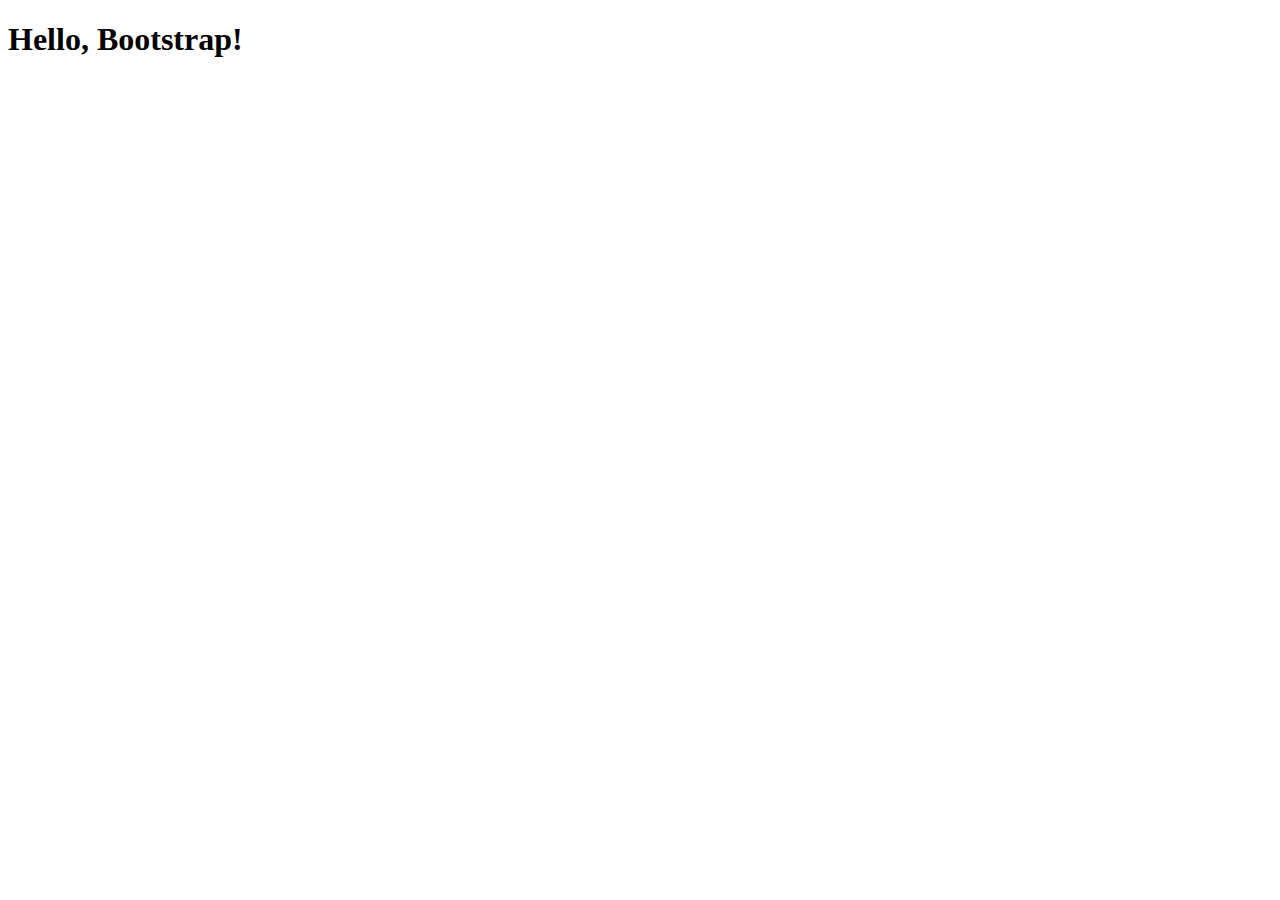
<file: index.html>
<!DOCTYPE html>
<html lang="en">
<head>
    <meta charset="UTF-8">
    <meta name="viewport" content="width=device-width, initial-scale=1.0">
    <title>Bootstrap</title>
    <link href="https://cdn.jsdelivr.net/npm/bootstrap@5.3.8/dist/css/bootstrap.min.css" rel="stylesheet" integrity="sha384-sRIl4kxILFvY47J16cr9ZwB07vP4J8+LH7qKQnuqkuIAvNWLzeN8tE5YBujZqJLB" crossorigin="anonymous">
</head>
<body>
    <div>
        <h1>Hello, Bootstrap!</h1>
        <div></div>
        <div></div>
        <div></div>
        <div></div>
    </div>
    <script src="https://cdn.jsdelivr.net/npm/bootstrap@5.3.8/dist/js/bootstrap.bundle.min.js" integrity="sha384-FKyoEForCGlyvwx9Hj09JcYn3nv7wiPVlz7YYwJrWVcXK/BmnVDxM+D2scQbITxI" crossorigin="anonymous"></script>
</body>
</html>
</file>
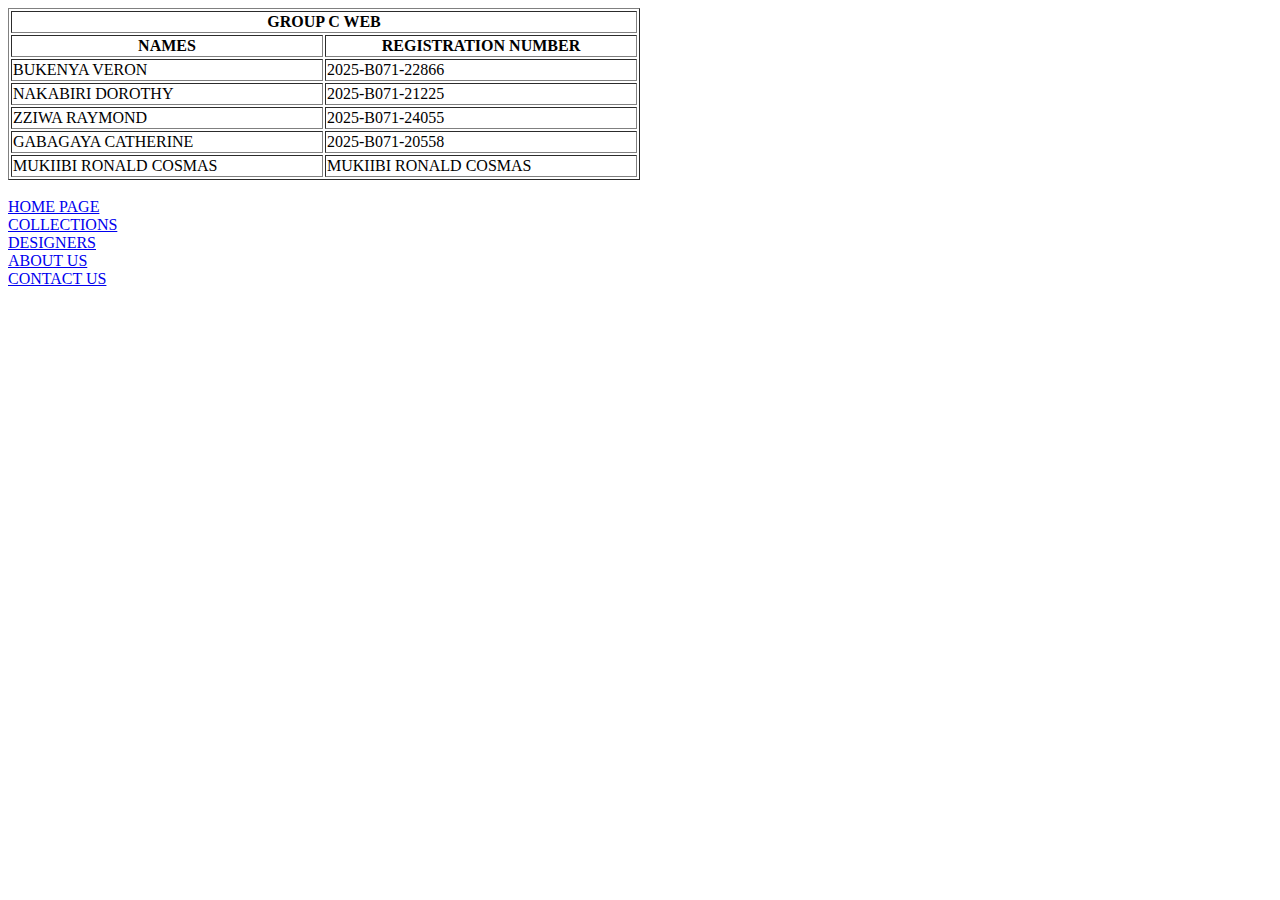
<file: web c/index.html>
<!DOCTYPE html>
<html lang="en">
<head>
    <meta charset="UTF-8">
    <meta name="viewport" content="width=device-width, initial-scale=1.0">
    <title>Document</title>
</head>
<body>
    <table border="1" WIDTH="50%">
        <tr>
        <th colspan="2">GROUP C WEB</th>
        </tr>
        <tr>
            <th>NAMES</th>
            <th>REGISTRATION NUMBER</th>
            
        </tr>
    <td>BUKENYA VERON</td>
    <td>2025-B071-22866</td>
    <tr>
    <td>NAKABIRI DOROTHY</td>
    <td>2025-B071-21225</td>
    </tr>
   <tr>
    <td>ZZIWA RAYMOND</td>
    <td>2025-B071-24055</td>
    </tr>
    <tr>
    <td>GABAGAYA CATHERINE</td>
    <td>2025-B071-20558</td>
    </tr>
    <tr>
    <td>MUKIIBI RONALD COSMAS</td>
    <td>MUKIIBI RONALD COSMAS</td>
    </tr>
    </table>
    <br> <a href="./HOME">HOME PAGE</a><br>
   <a href="./COLLECTIONS">COLLECTIONS</a><br>
   <a href="./DESIGNERS">DESIGNERS</a><br>
   <a href="./ABOUT">ABOUT US</a><br>
   <a href="./CONTACT">CONTACT US</a><br>
</body>
</html>
</file>
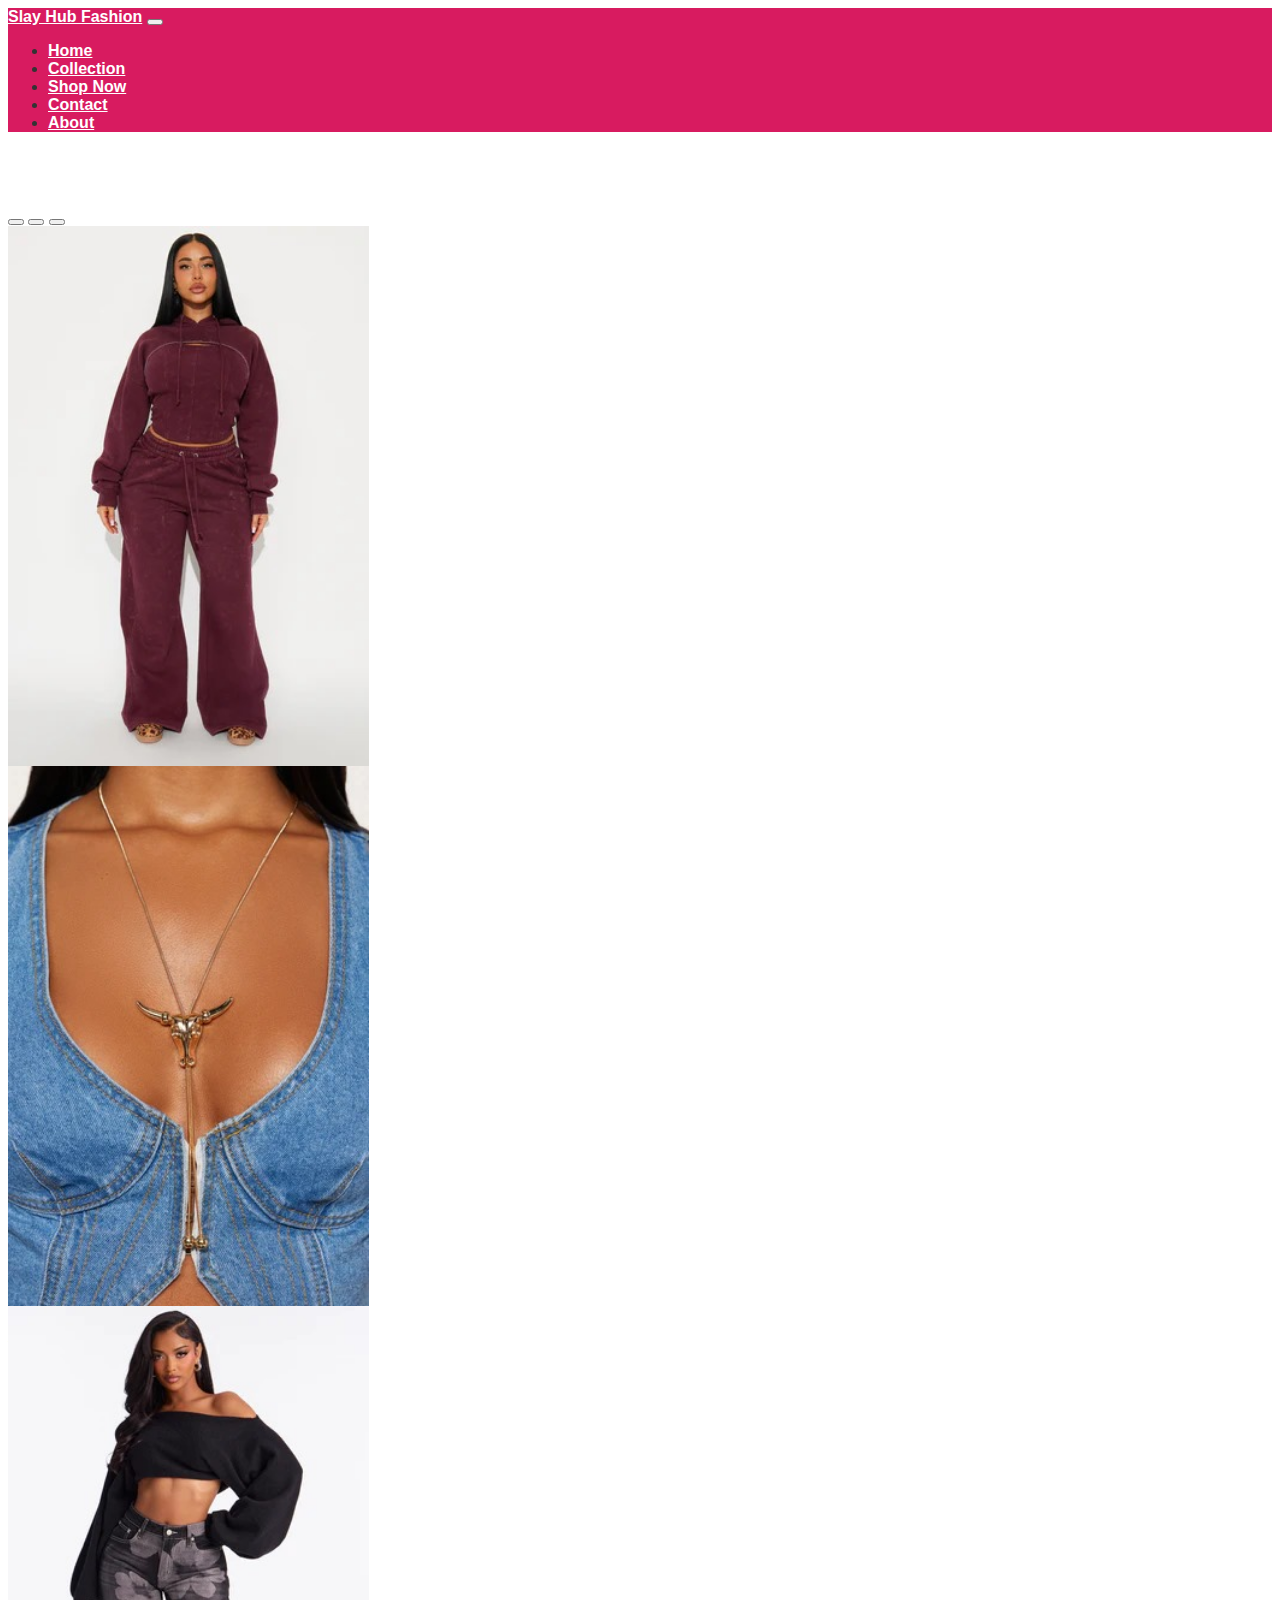
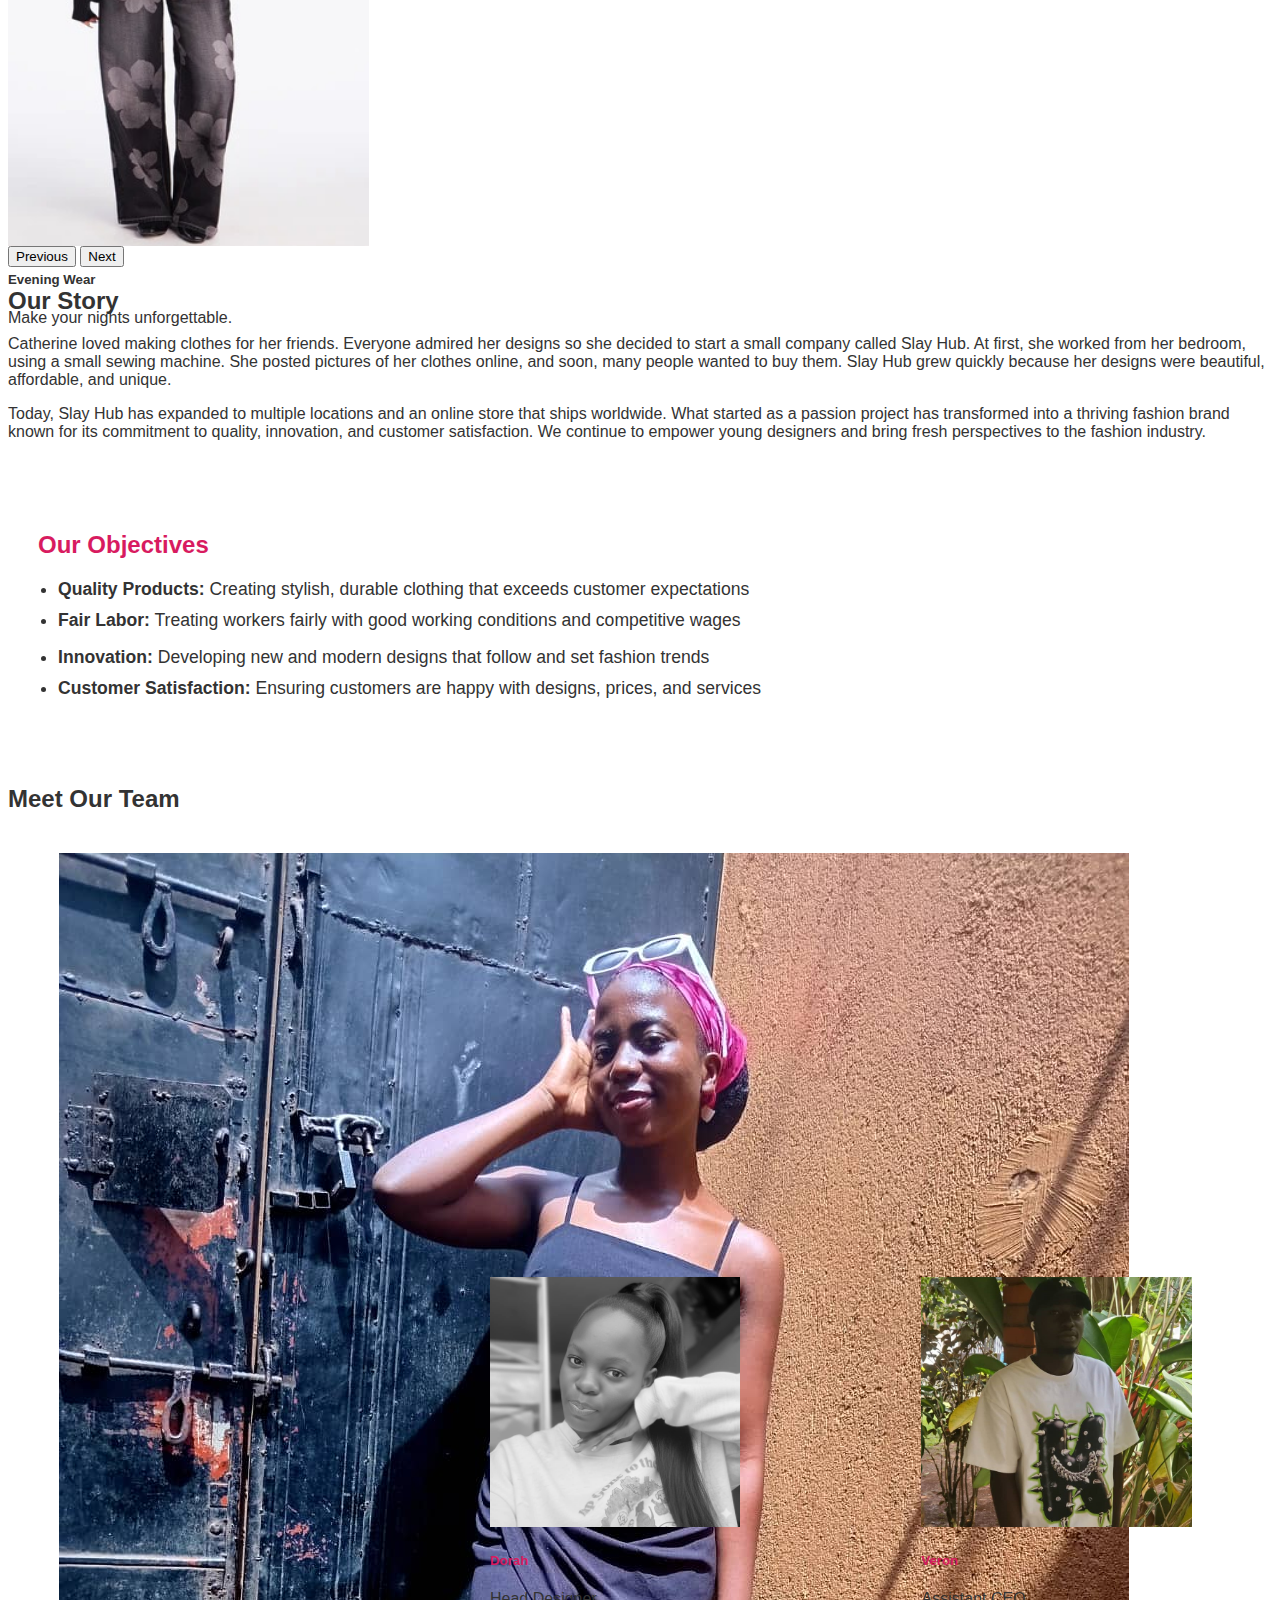
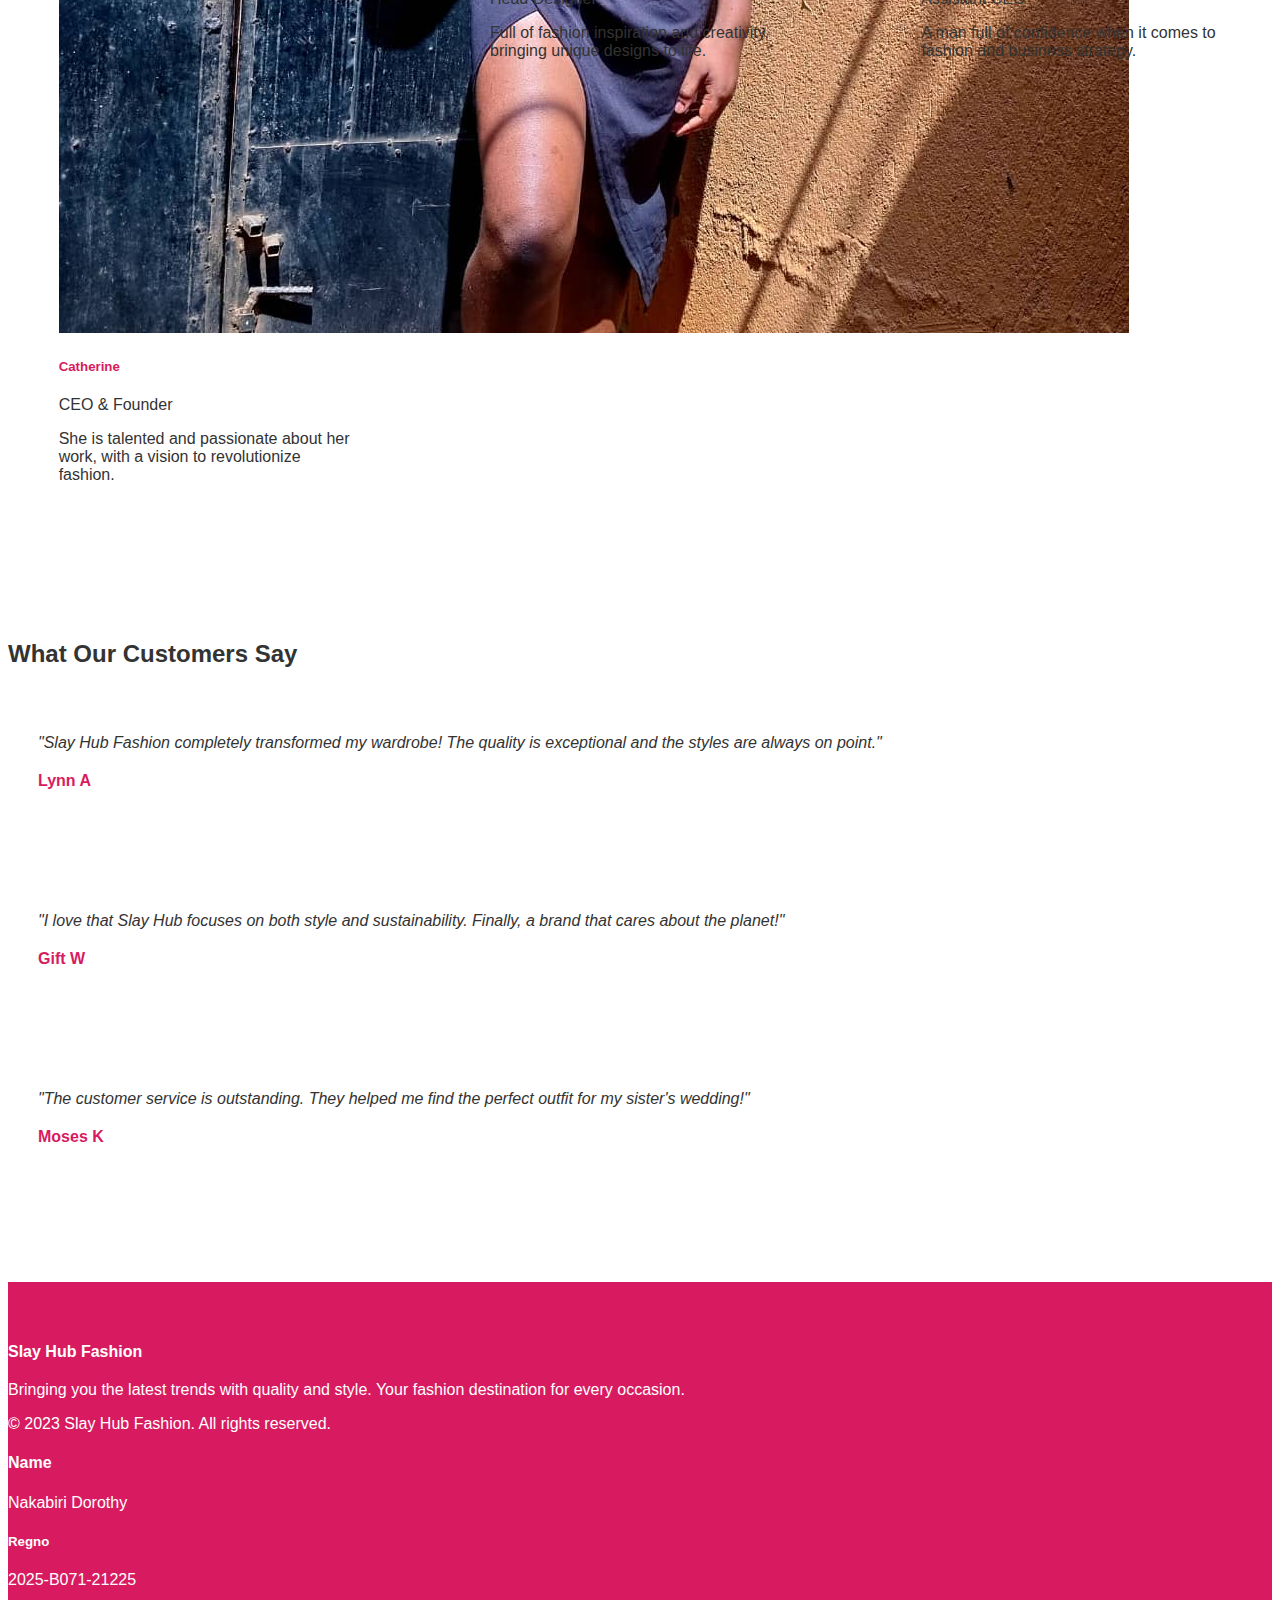
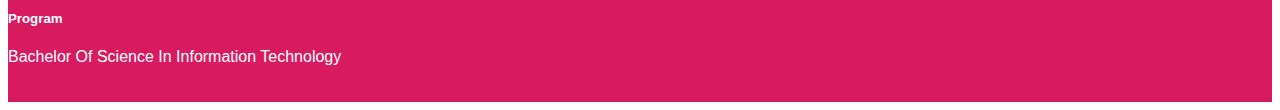
<file: about.html>
<!DOCTYPE html>
<html lang="en">

<head>
  <meta charset="UTF-8" />
  <meta name="viewport" content="width=device-width, initial-scale=1.0" />
  <title>About - Slay Hub Fashion</title>
  <link href="https://cdn.jsdelivr.net/npm/bootstrap@5.3.8/dist/css/bootstrap.min.css" rel="stylesheet"
    integrity="sha384-sRIl4kxILFvY47J16cr9ZwB07vP4J8+LH7qKQnuqkuIAvNWLzeN8tE5YBujZqJLB" crossorigin="anonymous">
  <link rel="stylesheet" href="https://cdnjs.cloudflare.com/ajax/libs/font-awesome/6.4.0/css/all.min.css">
<link rel="stylesheet" href="about.css">
</head>

<body>
  <!-- Navigation -->
  <nav class="navbar navbar-expand-lg navbar-dark bg-primary sticky-top">
    <div class="container">
      <a class="navbar-brand" href="#">Slay Hub Fashion</a>
      <button class="navbar-toggler" type="button" data-bs-toggle="collapse" data-bs-target="#navbarNav"
        aria-controls="navbarNav" aria-expanded="false" aria-label="Toggle navigation">
        <span class="navbar-toggler-icon"></span>
      </button>
      <div class="collapse navbar-collapse" id="navbarNav">
        <ul class="navbar-nav ms-auto">
          <li class="nav-item">
            <a class="nav-link" href="#">Home</a>
          </li>
          <li class="nav-item">
            <a class="nav-link" href="#collection">Collection</a>
          </li>
          <li class="nav-item">
            <a class="nav-link" href="#shop">Shop Now</a>
          </li>
          <li class="nav-item">
            <a class="nav-link" href="#contact">Contact</a>
          </li>
          <li class="nav-item">
            <a class="nav-link active" href="#about">About</a>
          </li>
        </ul>
      </div>
    </div>
  </nav>

  <!--start-->
  <section id="about" class="mysection">
    <div class="container">
      <div id="carousel" class="carousel slide" data-bs-ride="carousel">
        <div class="carousel-indicators">
          <button type="button" data-bs-target="#carousel" data-bs-slide-to="0" class="active" aria-current="true"
            aria-label="Slide 1"></button>
          <button type="button" data-bs-target="#carousel" data-bs-slide-to="1" aria-label="Slide 2"></button>
          <button type="button" data-bs-target="#carousel" data-bs-slide-to="2" aria-label="Slide 3"></button>
        </div>
        <div class="carousel-inner">
          <div class="carousel-item active">
            <img src="./images/photo1.jpg" class="d-block w-100" alt="Elegant Fashion">
            <div class="carousel-caption d-none d-md-block">
              <h5>Elegant Styles</h5>
              <p>Discover the latest trends in fashion.</p>
            </div>
          </div>
          <div class="carousel-item">
            <img src="./images/photo2.jpg" class="d-block w-100" alt="Streetwear">
            <div class="carousel-caption d-none d-md-block">
              <h5>Streetwear</h5>
              <p>Comfort and style for every season.</p>
            </div>
          </div>
          <div class="carousel-item">
            <img src="./images/photo3.jpg" class="d-block w-100" alt="Evening Wear">
            <div class="carousel-caption d-none d-md-block">
              <h5>Evening Wear</h5>
              <p>Make your nights unforgettable.</p>
            </div>
          </div>
        </div>
        <button class="carousel-control-prev" type="button" data-bs-target="#carousel" data-bs-slide="prev">
          <span class="carousel-control-prev-icon" aria-hidden="true"></span>
          <span class="visually-hidden">Previous</span>
        </button>
        <button class="carousel-control-next" type="button" data-bs-target="#carousel" data-bs-slide="next">
          <span class="carousel-control-next-icon" aria-hidden="true"></span>
          <span class="visually-hidden">Next</span>
        </button>
      </div>

      <!-- Our Story Section -->
      <div class="row mt-5">
        <div class="col-lg-8 mx-auto text-center">
          <h2>Our Story</h2>
          <p>
            Catherine loved making clothes for her friends. Everyone admired her designs so she decided to start a small
            company called Slay Hub. At first, she worked from her bedroom, using a small sewing machine. She posted
            pictures of her clothes online,
            and soon, many people wanted to buy them. Slay Hub grew quickly because her designs were beautiful,
            affordable, and unique.
          </p>
          <p>
            Today, Slay Hub has expanded to multiple locations and an online store that ships worldwide. What started as
            a passion project
            has transformed into a thriving fashion brand known for its commitment to quality, innovation, and customer
            satisfaction.
            We continue to empower young designers and bring fresh perspectives to the fashion industry.
          </p>
        </div>
      </div>

      <!--start-->
      <div class="object mt-5">
        <h2 class="text-center">Our Objectives</h2>
        <div class="row mt-4">
          <div class="col-md-6">
            <ul>
              <li>
                <strong>Quality Products:</strong> Creating stylish, durable clothing that exceeds customer expectations
              </li>
              <li>
                <strong>Fair Labor:</strong> Treating workers fairly with good working conditions and competitive wages
              </li>
            </ul>
          </div>
          <div class="col-md-6">
            <ul>
              <li>
                <strong>Innovation:</strong> Developing new and modern designs that follow and set fashion trends
              </li>
              <li>
                <strong>Customer Satisfaction:</strong> Ensuring customers are happy with designs, prices, and services
              </li>
            </ul>
          </div>
        </div>
      </div>
     <!--end-->
      <!--start -->
      <div class="mt-5">
        <h2 class="text-center mb-4">Meet Our Team</h2>
        <div class="employer">
          <div class="card">
            <img src="./images/cathy.jpg" Catherine - CEO">
            <div class="card-body text-center">
              <h5 class="card-title">Catherine</h5>
              <p class="card-text">CEO & Founder</p>
              <p class="card-text">She is talented and passionate about her work, with a vision to revolutionize
                fashion.</p>
            </div>
          </div>
          <div class="card">
            <img src="./images/dorah.jpg" class="card-img-top" alt="Dorah - Head Designer">
            <div class="card-body text-center">
              <h5 class="card-title">Dorah</h5>
              <p class="card-text">Head Designer</p>
              <p class="card-text">Full of fashion inspiration and creativity, bringing unique designs to life.</p>
            </div>
          </div>
          <div class="card">
            <img src="./images/veron.jpg" class="card-img-top" alt="Veron - Assistant CEO">
            <div class="card-body text-center">
              <h5 class="card-title">Veron</h5>
              <p class="card-text">Assistant CEO</p>
              <p class="card-text">A man full of confidence when it comes to fashion and business strategy.</p>
            </div>
          </div>
        </div>
      </div>
    </div>
    <!--end-->
  </section>
  <!--end-->
   <!--start-->
  <section class="testimonials">
    <div class="container">
      <h2 class="text-center mb-5">What Our Customers Say</h2>
      <div class="row">
        <div class="col-md-4">
          <div class="testimonial-card">
            <p class="testimonial-text">"Slay Hub Fashion completely transformed my wardrobe! The quality is exceptional
              and the styles are always on point."</p>
            <p class="testimonial-author"> Lynn A</p>
          </div>
        </div>
        <div class="col-md-4">
          <div class="testimonial-card">
            <p class="testimonial-text">"I love that Slay Hub focuses on both style and sustainability. Finally, a brand
              that cares about the planet!"</p>
            <p class="testimonial-author">Gift W</p>
          </div>
        </div>
        <div class="col-md-4">
          <div class="testimonial-card">
            <p class="testimonial-text">"The customer service is outstanding. They helped me find the perfect outfit for
              my sister's wedding!"</p>
            <p class="testimonial-author">Moses K</p>
          </div>
        </div>
      </div>
    </div>
  </section>

  <!--start-->
  <footer>
    <div class="container">
      <div class="row">
        <div class="col-md-4 mb-4">
          <h4 class="footer-heading">Slay Hub Fashion</h4>
          <p>Bringing you the latest trends with quality and style. Your fashion destination for every occasion.</p>
        </div>
      <div class="text-center pt-3 border-top border-light">
        <p>&copy; 2023 Slay Hub Fashion. All rights reserved.</p>
      </div>
      <div class="bio data ">
        <h4>Name</h4>
        <p>Nakabiri Dorothy</p>
        <h5>Regno</h5>
        <p>2025-B071-21225</p>
        <h5>Program</h5>
        <p>Bachelor Of Science In Information Technology</p>
      </div>
      </div>
  </footer>
<!--end-->
  <script src="https://cdn.jsdelivr.net/npm/bootstrap@5.3.3/dist/js/bootstrap.bundle.min.js"></script>
</body>

</html>
</file>
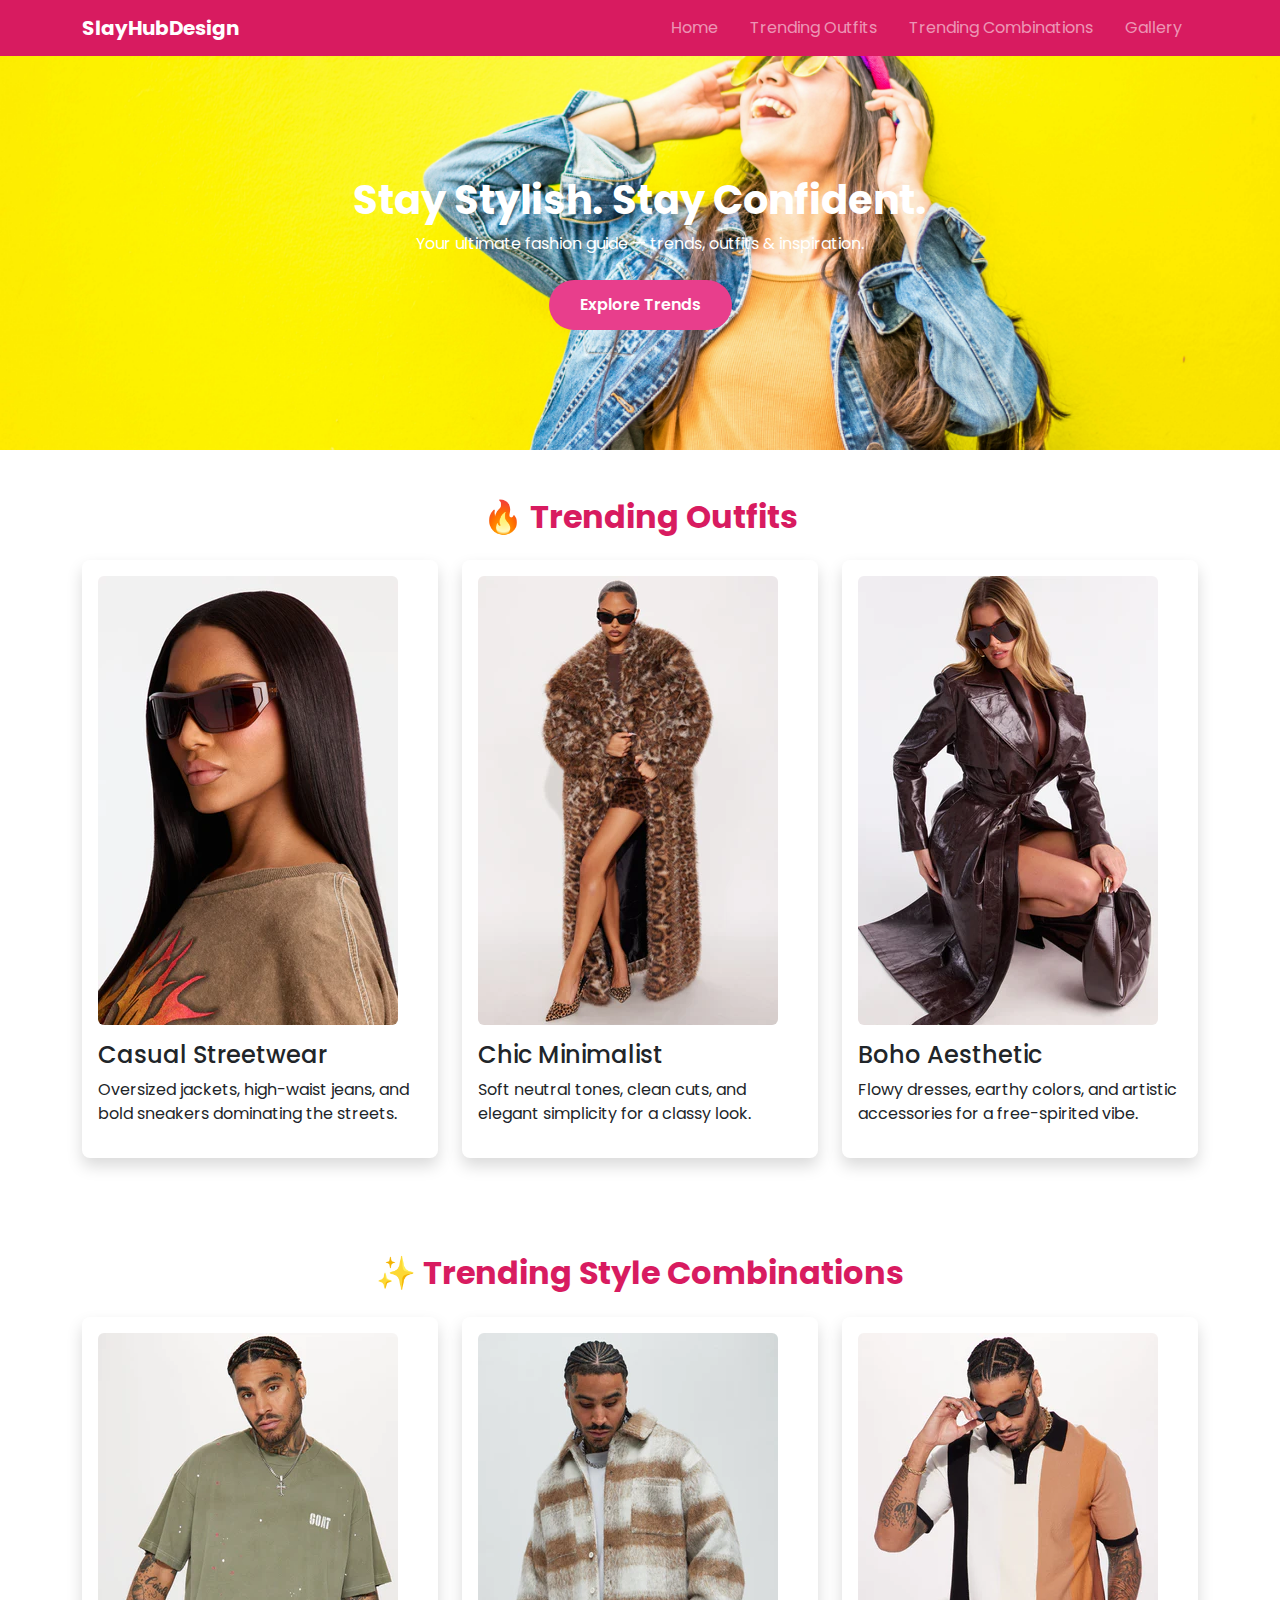
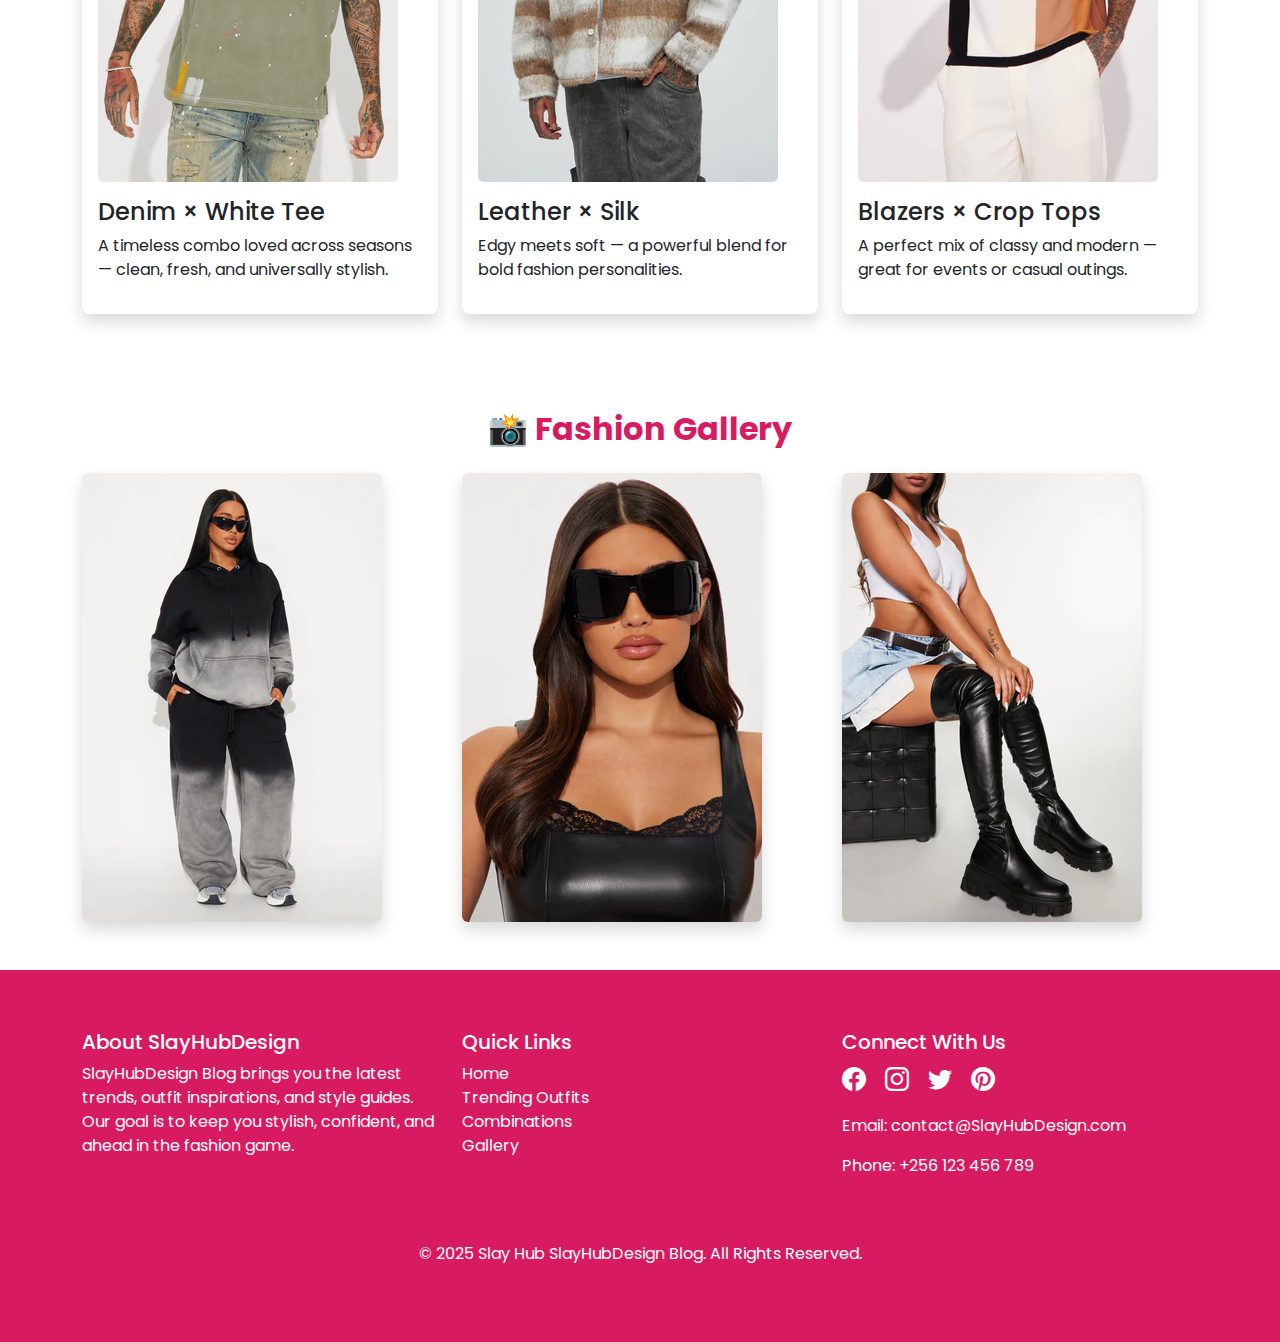
<file: collections.html>
<!DOCTYPE html>
<html lang="en">
<head>
  <meta charset="UTF-8" />
  <meta name="viewport" content="width=device-width, initial-scale=1.0" />
  <title>Fashion Blog</title>
  <link
    href="https://cdn.jsdelivr.net/npm/bootstrap@5.3.2/dist/css/bootstrap.min.css"
    rel="stylesheet"
  />
  <link
    href="https://fonts.googleapis.com/css2?family=Poppins:wght@300;400;600;700&display=swap"
    rel="stylesheet"
  />
  <link rel="stylesheet" href="style.css"/>
</head>
<body>
<nav class="navbar navbar-expand-lg navbar-dark">
  <div class="container">
    <a class="navbar-brand fw-bold" href="#">SlayHubDesign</a>

    <button class="navbar-toggler" type="button" data-bs-toggle="collapse" data-bs-target="#nav">
      <span class="navbar-toggler-icon"></span>
    </button>

    <div class="collapse navbar-collapse" id="nav">
      <ul class="navbar-nav ms-auto">
        <li class="nav-item mx-2"><a class="nav-link" href="#">Home</a></li>
        <li class="nav-item mx-2"><a class="nav-link" href="#outfits">Trending Outfits</a></li>
        <li class="nav-item mx-2"><a class="nav-link" href="#combos">Trending Combinations</a></li>
        <li class="nav-item mx-2"><a class="nav-link" href="#gallery">Gallery</a></li>
      </ul>
    </div>
  </div>
</nav>
<section class="hero-section">
  <h1 class="fw-bold">Stay Stylish. Stay Confident.</h1>
  <p class="mb-4">Your ultimate fashion guide — trends, outfits & inspiration.</p>
  <a href="#outfits" class="btn btn-main">Explore Trends</a>
</section>
<section id="outfits" class="container py-5">
  <h2 class="text-center fw-bold mb-4" style="color: var(--pink-dark);">🔥 Trending Outfits</h2>

  <div class="row g-4">

    <div class="col-md-4">
      <div class="blog-card p-3 shadow rounded-3">
        <img src="images/222.webp" class="img-fluid rounded">
        <h4 class="mt-3">Casual Streetwear</h4>
        <p>Oversized jackets, high-waist jeans, and bold sneakers dominating the streets.</p>
      </div>
    </div>

    <div class="col-md-4">
      <div class="blog-card p-3 shadow rounded-3">
        <img src="images/nina4.webp" class="img-fluid rounded" alt="">
        <h4 class="mt-3">Chic Minimalist</h4>
        <p>Soft neutral tones, clean cuts, and elegant simplicity for a classy look.</p>
      </div>
    </div>

    <div class="col-md-4">
      <div class="blog-card p-3 shadow rounded-3">
        <img src="images/nina6.webp" class="img-fluid rounded" alt="">
        <h4 class="mt-3">Boho Aesthetic</h4>
        <p>Flowy dresses, earthy colors, and artistic accessories for a free-spirited vibe.</p>
      </div>
    </div>

  </div>
</section>
<section id="combos" class="container py-5">
  <h2 class="text-center fw-bold mb-4" style="color: var(--pink-dark);">✨ Trending Style Combinations</h2>

  <div class="row g-4">

    <div class="col-md-4">
      <div class="blog-card p-3 shadow rounded-3">
        <img src="images/mm2.webp" class="img-fluid rounded" alt="">
        <h4 class="mt-3">Denim × White Tee</h4>
        <p>A timeless combo loved across seasons — clean, fresh, and universally stylish.</p>
      </div>
    </div>

    <div class="col-md-4">
      <div class="blog-card p-3 shadow rounded-3">
        <img src="images/mm4.webp" class="img-fluid rounded" alt="">
        <h4 class="mt-3">Leather × Silk</h4>
        <p>Edgy meets soft — a powerful blend for bold fashion personalities.</p>
      </div>
    </div>

    <div class="col-md-4">
      <div class="blog-card p-3 shadow rounded-3">
        <img src="images/mm5.webp" class="img-fluid rounded" alt="">
        <h4 class="mt-3">Blazers × Crop Tops</h4>
        <p>A perfect mix of classy and modern — great for events or casual outings.</p>
      </div>
    </div>

  </div>
</section>
<section id="gallery" class="container py-5">
  <h2 class="text-center fw-bold mb-4" style="color: var(--pink-dark);">📸 Fashion Gallery</h2>

  <div class="row g-4">

    <div class="col-md-4">
      <img src="images/nina7.webp" class="img-fluid rounded shadow" alt="">
    </div>

    <div class="col-md-4">
      <img src="images/333.webp" class="img-fluid rounded shadow" alt="">
    </div>

    <div class="col-md-4">
      <img src="images/ssw1.webp" class="img-fluid rounded shadow" alt="">
    </div>

  </div>
</section>
<footer>
  <div class="container">
    <div class="row">
      <div class="col-md-4 mb-4">
        <h5>About SlayHubDesign</h5>
        <p>SlayHubDesign Blog brings you the latest trends, outfit inspirations, and style guides. Our goal is to keep you stylish, confident, and ahead in the fashion game.</p>
      </div>
      <div class="col-md-4 mb-4">
        <h5>Quick Links</h5>
        <ul class="list-unstyled footer-links">
          <li><a href="#">Home</a></li>
          <li><a href="#outfits">Trending Outfits</a></li>
          <li><a href="#combos">Combinations</a></li>
          <li><a href="#gallery">Gallery</a></li>
        </ul>
      </div>
      <div class="col-md-4 mb-4">
        <h5>Connect With Us</h5>
        <div class="social-icons mb-3">
          <a href="#"><i class="bi bi-facebook"></i></a>
          <a href="#"><i class="bi bi-instagram"></i></a>
          <a href="#"><i class="bi bi-twitter"></i></a>
          <a href="#"><i class="bi bi-pinterest"></i></a>
        </div>
        <p>Email: contact@SlayHubDesign.com</p>
        <p>Phone: +256 123 456 789</p>
      </div>

    </div>
    <div class="text-center mt-4">
      <p>© 2025 Slay Hub SlayHubDesign Blog. All Rights Reserved.</p>
    </div>
  </div>
</footer>
<script src="https://cdn.jsdelivr.net/npm/bootstrap@5.3.2/dist/js/bootstrap.bundle.min.js"></script>
<link rel="stylesheet" href="https://cdn.jsdelivr.net/npm/bootstrap-icons@1.11.1/font/bootstrap-icons.css">

</body>
</html>
</file>
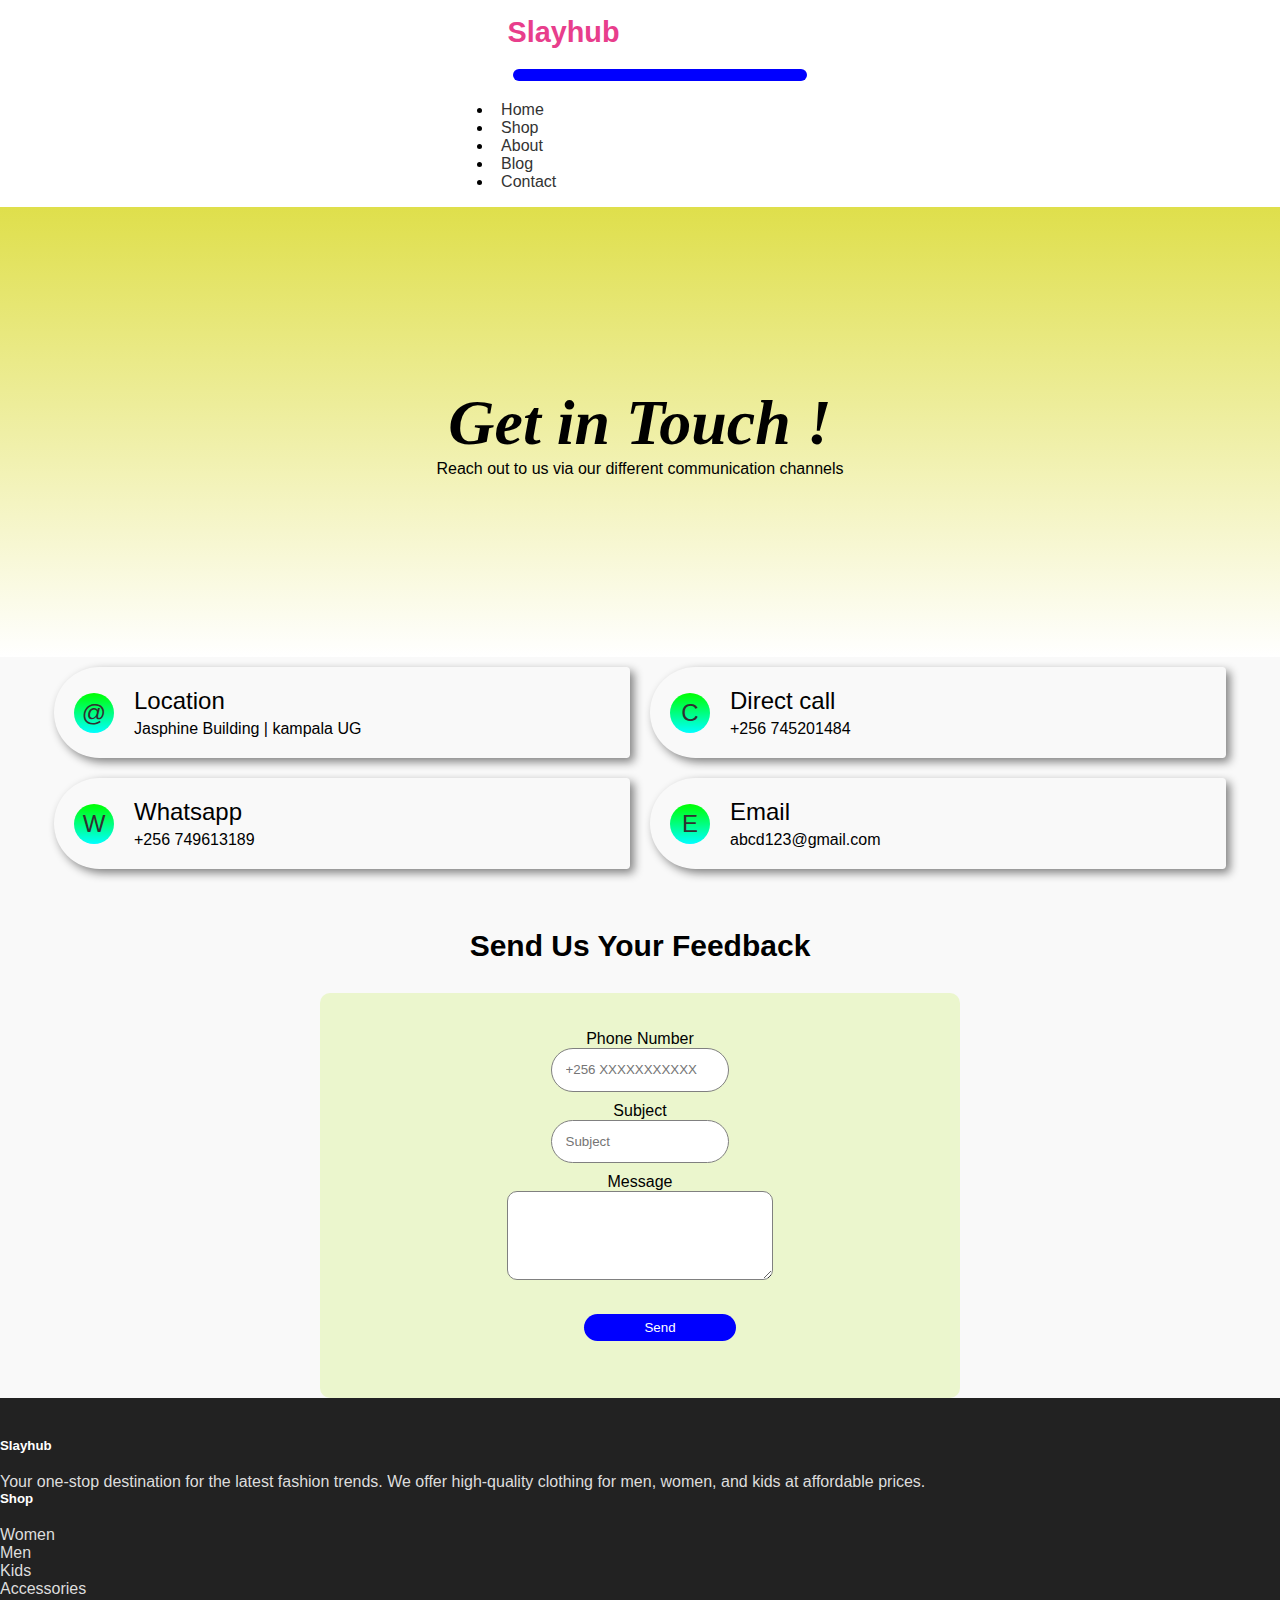
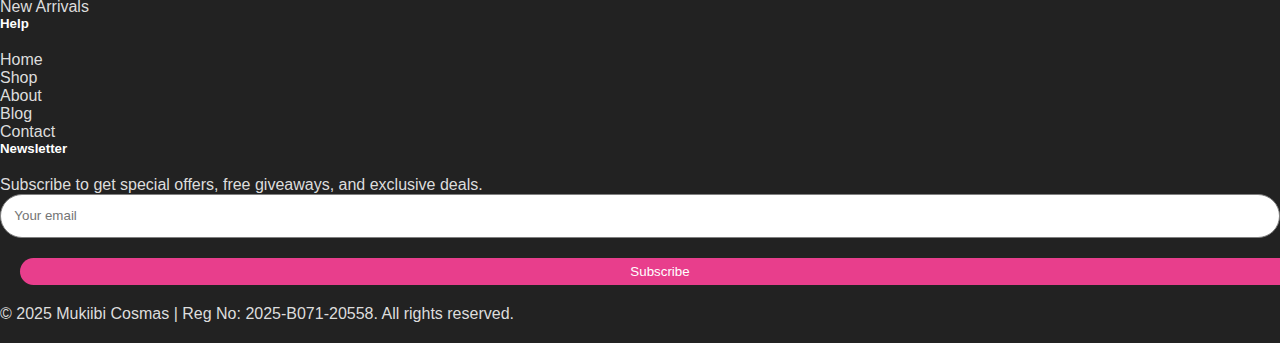
<file: contactus.html>
<!DOCTYPE html>
<html lang="en">
<head>
    <meta charset="UTF-8">
    <meta name="viewport" content="width=device-width, initial-scale=1.0">
    <title>Contact Us</title>
    <link href="https://cdn.jsdelivr.net/npm/bootstrap@5.3.8/dist/css/bootstrap.min.css" rel="stylesheet" integrity="sha384-sRIl4kxILFvY47J16cr9ZwB07vP4J8+LH7qKQnuqkuIAvNWLzeN8tE5YBujZqJLB" crossorigin="anonymous">
   <link rel="stylesheet" href="contact us.css">
         <link rel="stylesheet" href="styles.css">
</head>
<body>

    <!-- Navbar -->
    <nav class="navbar navbar-expand-lg sticky-top">
        <div class="container">
            <a class="navbar-brand" href="#">
                <i class="fas fa-crown me-2"></i>Slayhub
            </a>
            <button class="navbar-toggler" type="button" data-bs-toggle="collapse" data-bs-target="#navbarNav">
                <span class="navbar-toggler-icon"></span>
            </button>
            <div class="collapse navbar-collapse" id="navbarNav">
                <ul class="navbar-nav ms-auto">
                    <li class="nav-item">
                        <a class="nav-link active" href="#">Home</a>
                    </li>
                    <li class="nav-item">
                        <a class="nav-link" href="shop.html">Shop</a>
                    </li>
                    <li class="nav-item">
                        <a class="nav-link" href="about.html">About</a>
                    </li>
                    <li class="nav-item">
                        <a class="nav-link" href="collections.html">Blog</a>
                    </li>
                    <li class="nav-item">
                        <a class="nav-link" href="contactus.html">Contact</a>
                    </li>
                </ul>
            </div>
        </div>
    </nav>
    <main>
        <section class="hero">
            <h2>Get in Touch !</h2>
            <p>Reach out to us via our different communication channels</p>
        </section>
        <section class="contacts">
            <div class="contact-detail">
                <a href="" class="contact-btn">@</a>
                <div>
                    <p class="contact-title">Location</p>
                    <p>Jasphine Building | kampala UG</p>
                </div>
            </div>
            <div class="contact-detail">
                <a href="" class="contact-btn">C</a>
                <div>
                    <p class="contact-title">Direct call</p>
                    <p>+256 745201484</p>
                </div>
            </div>
            <div class="contact-detail">
                <a href="" class="contact-btn">W</a>
                <div>
                    <p class="contact-title">Whatsapp</p>
                    <p>+256 749613189</p>
                </div>
            </div>
            <div class="contact-detail">
                <a href="" class="contact-btn">E</a>
                <div>
                    <p class="contact-title">Email</p>
                    <p>abcd123@gmail.com</p>
                </div>
            </div>
        </section>
        <h4>Send Us Your Feedback</h4>
        <form action="">
                <div class="input-row">
                    <label for="tel">Phone Number</label> <br>
                    <input type="tel" name="" id="tel" placeholder="+256 XXXXXXXXXXX">
                </div>
                <div class="input-row">
                    <label for="tel">Subject</label> <br>
                    <input type="text" name="" id="tel" placeholder="Subject">
                </div>
                <div class="input-row">
                    <label for="message">Message</label> <br>
                    <textarea name="" id="" cols="30" rows="4"></textarea>
                </div>
                <div class="input-row">
                    <button type="submit">Send</button>
                </div>  
            </div>
        </form>
    </main>
    <script src="https://cdn.jsdelivr.net/npm/bootstrap@5.3.8/dist/js/bootstrap.bundle.min.js" integrity="sha384-FKyoEForCGlyvwx9Hj09JcYn3nv7wiPVlz7YYwJrWVcXK/BmnVDxM+D2scQbITxI" crossorigin="anonymous"></script>
    <footer class="footer mt-5">
        <div class="container">
            <div class="row">
                <div class="col-md-4 mb-4">
                    <h5>Slayhub</h5>
                    <p>Your one-stop destination for the latest fashion trends. We offer high-quality clothing for men, women, and kids at affordable prices.</p>
                    <div class="social-icons">
                        <a href="#" class="me-3"><i class="fab fa-facebook-f"></i></a>
                        <a href="#" class="me-3"><i class="fab fa-twitter"></i></a>
                        <a href="#" class="me-3"><i class="fab fa-instagram"></i></a>
                        <a href="#"><i class="fab fa-pinterest"></i></a>
                    </div>
                </div>
                <div class="col-md-2 mb-4">
                    <h5>Shop</h5>
                    <ul class="list-unstyled">
                        <li><a href="#">Women</a></li>
                        <li><a href="#">Men</a></li>
                        <li><a href="#">Kids</a></li>
                        <li><a href="#">Accessories</a></li>
                        <li><a href="#">New Arrivals</a></li>
                    </ul>
                </div>
                <div class="col-md-2 mb-4">
                    <h5>Help</h5>
                    <ul class="list-unstyled">
                        <li><a href="#">Home</a></li>
                        <li><a href="#">Shop</a></li>
                        <li><a href="#">About</a></li>
                        <li><a href="#">Blog</a></li>
                        <li><a href="#">Contact</a></li>
                    </ul>
                </div>
                <div class="col-md-4 mb-4">
                    <h5>Newsletter</h5>
                    <p>Subscribe to get special offers, free giveaways, and exclusive deals.</p>
                    <div class="input-group">
                        <input type="email" class="form-control" placeholder="Your email">
                        <button class="btn btn-pink" type="button">Subscribe</button>
                    </div>
                </div>
            </div>
            <div class="text-center pt-3 border-top border-secondary">
                <p>&copy; 2025 Mukiibi Cosmas | Reg No: 2025-B071-20558. All rights reserved.</p>
            </div>
        </div>
    </footer>

</body>
</html>
</file>
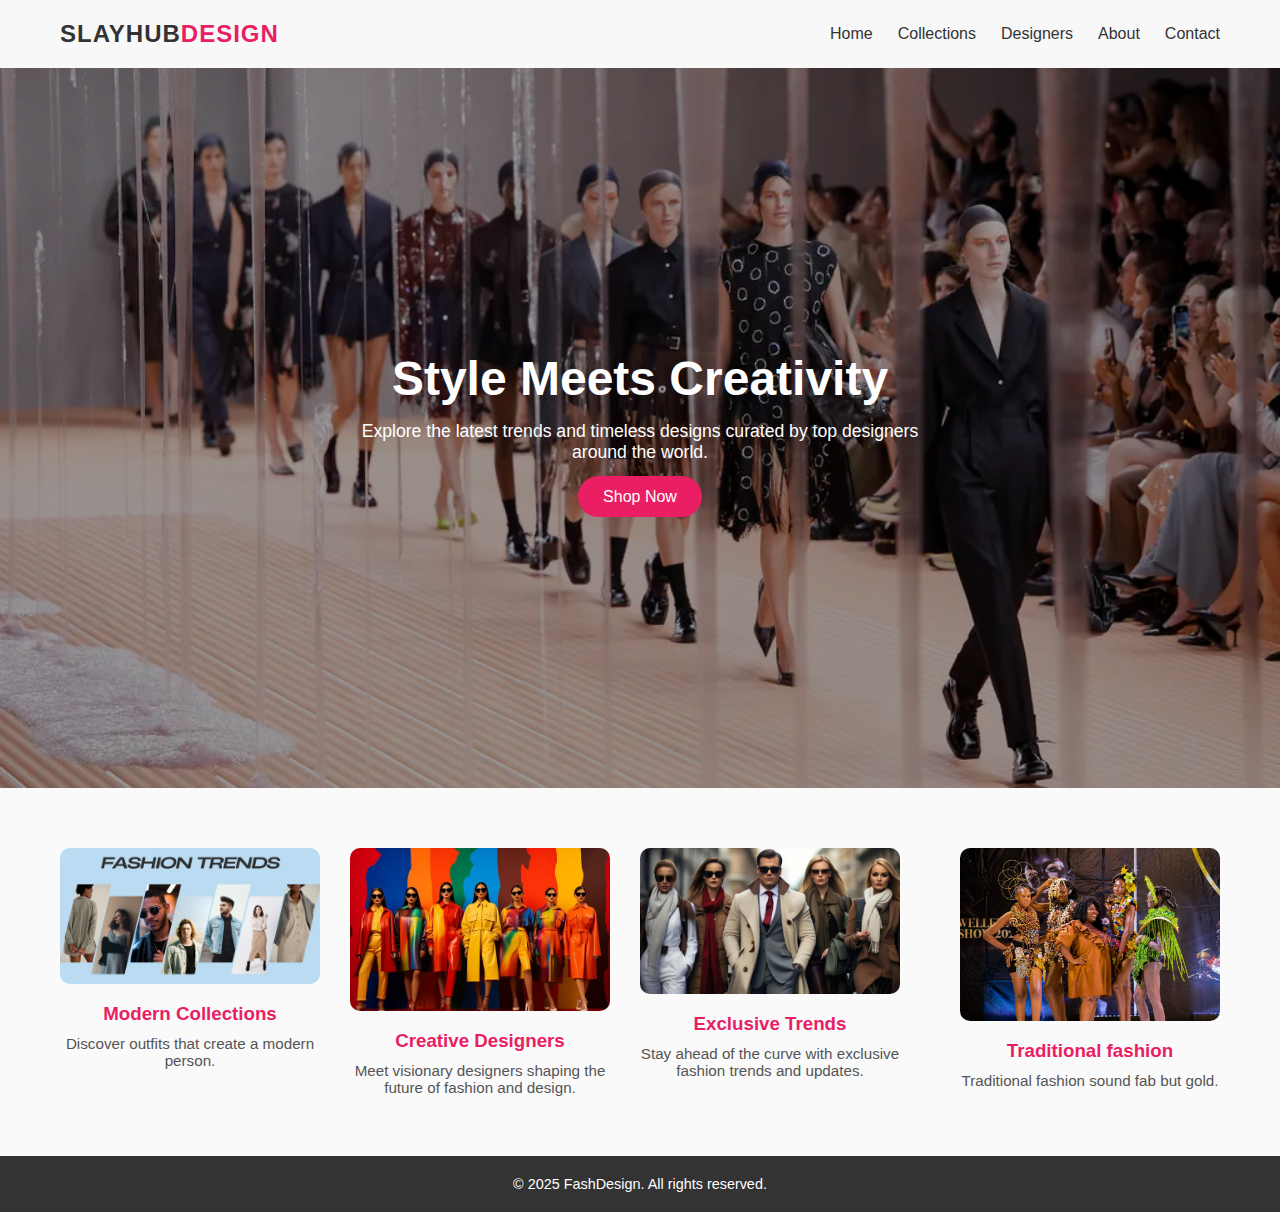
<file: web c/Fashion.html>
<!DOCTYPE html>
<html lang="en">
<head>
  <meta charset="UTF-8" />
  <meta name="viewport" content="width=device-width, initial-scale=1.0" />
  <title>Fashion & Design</title>
  <link rel="stylesheet" href="./fashion.css" />
</head>
<body>
  <header>
    <div class="logo">SLAYHUB<span>DESIGN </span></div>
    <nav>
      <ul>
        <li><a href="#">Home</a></li>
        <li><a href="#">Collections</a></li>
        <li><a href="#">Designers</a></li>
        <li><a href="#">About</a></li>
        <li><a href="#">Contact</a></li>
      </ul>
    </nav>
    
  </header>
  

  <section class="hero">
    <div class="hero-text">
      <h1>Style Meets Creativity</h1>
      <p>Explore the latest trends and timeless designs curated by top designers around the world.</p>
      <a href="#" class="btn">Shop Now</a>
      
    </div>
  </section>

  <section class="features">
    <div class="feature">
      <img src="./Fashion-Trends.webp" alt="Fashion 1">
      <h3>Modern Collections</h3>
      <p>Discover outfits that create a modern person.</p>
    </div>
    <div class="feature">
      <img src="./group-fashion-models-colorful-leather-coats-trendy-colorful-fashion-outfit-winter-collection_893847-15092.jpg" alt="Fashion 2">
      <h3>Creative Designers</h3>
      <p>Meet visionary designers shaping the future of fashion and design.</p>
    </div>
    <div class="feature">
      <img src="./group-fashion-models-stylist-street_433905-25492.jpg" alt="Fashion 3">
      <h3>Exclusive Trends</h3>
      <p>Stay ahead of the curve with exclusive fashion trends and updates.</p>
    </div><br>
    <div class="feature">
      <img src="./MG_1990.jpg" alt="Fashion 1">
      <h3>Traditional fashion</h3>
      <p>Traditional fashion sound fab but gold.</p>
    </div>
    
  </section>

  <footer>
    <p>&copy; 2025 FashDesign. All rights reserved.</p>
  </footer>
</body>
</html>
</file>
<file: about.css>
body {
      font-family: 'Segoe UI', Tahoma, Geneva, Verdana, sans-serif;
      color: #333;
    }
    
    .navbar-brand, .nav-link {
      color: white ;
      font-weight: 600;
    }

    
    .carousel-item {
      height: 60vh;
      min-height: 400px;
    }
    
    .carousel-item img {
      object-fit: cover;
      height: 100%;
    }
    
    .mysection {
      padding: 60px 0;
    }
    .object h2{
      color: #d81b60;
    }
    .navbar{
      background-color: #d81b60 !important;

    }
    .about h2 {
      color:#d81b60;
      margin-bottom: 20px;
      font-weight: 700;
    }
    .about p {
      font-size: 1.1rem;
      line-height: 1.7;
      margin-bottom: 30px;
    }
    
    .object {
      background-color:light pink;
      padding: 30px;
      border-radius: 10px;
      margin: 40px 0;
    }
    
    .object ul {
      padding-left: 20px;
    }
    
    .object li {
      margin-bottom: 10px;
      font-size: 1.1rem;
    }
    
    .employer {
      display: flex;
      flex-wrap: wrap;
      justify-content: center;
      gap: 30px;
      margin-top: 40px;
    }
    
    .card-title {
      color: #d81b60;
      font-weight: 600;
    }
    
    .card-img-top {
      height: 250px;
      object-fit: cover;
    }
    .testimonials {
      padding: 60px 0;
    }
    
    .testimonial-card {
      background-color: white;
      border-radius: 10px;
      padding: 30px;
      margin-bottom: 30px;
    }
    
    .testimonial-text {
      font-style: italic;
      margin-bottom: 20px;
    }
    
    .testimonial-author {
      font-weight: 600;
      color:#d81b60;
    }
    
    footer {
      background-color: #d81b60;
      color: white;
      padding: 40px 0 20px;
    }
    
    .footer-heading {
      color: white;
      margin-bottom: 20px;
      font-weight: 600;
    }
      .employer {
        display: flex;
        justify-content: space-around;
        align-items: center;
      }
      .card {
        width: 100%;
        max-width: 300px;
      }
</file>
<file: style.css>
body {
  font-family: "Poppins", sans-serif;
  background-color: #fff;
}

:root {
  --pink-dark: #d81b60;
  --pink-light: #e83e8c;
}

/* Navbar */
.navbar {
  background-color: var(--pink-dark) !important;
}

/* Hero Section */
.hero-section {
  background: url("./images/0000.jpg") center/cover no-repeat;
  padding: 120px 0;
  text-align: center;
  color: white;
}

.btn-main {
  background-color: var(--pink-light);
  color: white;
  padding: 12px 30px;
  border-radius: 50px;
  transition: 0.3s;
  font-weight: 600;
}

.btn-main:hover {
  background-color: #c2185b;
}

/* Blog Cards */
.blog-card {
  transition: 0.3s;
}

.blog-card:hover {
  transform: translateY(-6px);
}

/* Footer */
footer {
  background-color: var(--pink-dark);
  color: white;
  padding: 60px 0;
}

.footer-links a {
  color: #fff;
  text-decoration: none;
}

.footer-links a:hover {
  text-decoration: underline;
  color: var(--pink-light);
}

.footer h5 {
  font-weight: 700;
  margin-bottom: 20px;
}

.social-icons a {
  color: white;
  margin-right: 15px;
  font-size: 1.5rem;
  transition: 0.3s;
}

.social-icons a:hover {
  color: var(--pink-light);
}
</file>
<file: contact us.css>
*{
            border: 0;
            margin: 0;
            padding: 0;
            box-sizing: border-box;
            font-family: 'Gill Sans', 'Gill Sans MT', Calibri, 'Trebuchet MS', sans-serif;
        }
        body{
            width: 100%;
        }
        header{
            width: 100%;
        }
        nav {
            width: 100%;
            padding: 1em;
            background-color: rgb(42, 80, 246);
            display: flex;
            justify-content: center;
            align-items: center;
        }
        nav a{
            margin-right: 25px;
            padding: .5em;
            border-radius:6px;
            color: white;
            text-decoration: none;
        }
        nav a.current{
            background-color: rgb(39, 39, 245);
        }
        main{
            width: 100%;
        }
        .hero{
            width: 100%;
            height: 50vh;
            display: flex;
            flex-direction: column;
            justify-content: center;
            align-items: center;
            background:linear-gradient(rgb(223, 223, 75), white);
        }
        header ul{
            background-color:#e83e8c;
            
        }
        .hero h2{
            font-size: 4em;
            font-style: italic;
            font-family: 'Times New Roman', Times, serif;
        }
        .contacts{
            display: flex;
            flex-direction: row;
            justify-content: center;
            align-items: center;
            flex-wrap: wrap;
            width: 100%;
        }
        .contact-detail{
            width: 45%;
            display: flex;
            align-items: center;
            margin: 10px;
            padding: 20px;
            box-shadow: 4px 4px 10px gray;
            border-radius: 8px;
            border-top-left-radius: 100px;
            border-bottom-left-radius: 100px;
        }
        .contact-btn{
            width: 40px;
            height: 40px;
            display: flex;
            justify-content: center;
            align-items: center;
            background: linear-gradient(lime, cyan);
            border-radius: 50px;
            text-decoration: none;
            color: rgb(49, 48, 48);
            font-size: 24px;
            margin-right: 20px;
        }
        .contact-title{
            font-size: 1.5em;
            margin-bottom: 5px;
        }
        form{
            width: 50%;
            margin: auto;
            display: flex;
            flex-direction: column;
            justify-content: center;
            align-items: center;
            text-align: center;
            background-color: rgb(235, 246, 205);
            margin-top: 30px;
            padding: 2em;
            border-radius: 10px;
        }
        label{
            margin-bottom: 1em;
        }
        input, textarea{
            width: 100%;
            padding: 1em;
            outline: 0;
            border: 1px solid gray;
            border-radius: 50px;
        }
        textarea{
            border-radius: 10px;
        }
        button{
            width: 100%;
            background-color: blue;
            color: white;
            padding: 6px;
            padding-left: 40px;
            padding-right: 40px;
            border-radius: 50px;
            margin: 20px;
        }
        .input-row{
            margin: 5px;
        }
        header ul{
            justify-content: center;
        }
        h4{
            text-align: center;
             margin-top: 50px; font-size: 30px;
        }
</file>
<file: styles.css>
:root {
    --primary-pink: #e83e8c;
    --dark-pink: #d81b60;
    --light-pink: #f8bbd9;
    --light-bg: #fff5f9;
}

body {
    font-family: 'Segoe UI', Tahoma, Geneva, Verdana, sans-serif;
    background-color: #f9f9f9;
}

.navbar {
    background-color: white;
    box-shadow: 0 2px 10px rgba(0,0,0,0.1);
}

.navbar-brand {
    color: var(--primary-pink) !important;
    font-weight: bold;
    font-size: 1.8rem;
}

.nav-link {
    color: #333 !important;
    font-weight: 500;
    transition: color 0.3s;
}

.nav-link:hover {
    color: var(--primary-pink) !important;
}

.btn-pink {
    background-color: var(--primary-pink);
    color: white;
    border: none;
}

.btn-pink:hover {
    background-color: var(--dark-pink);
    color: white;
}

.btn-outline-pink {
    border: 1px solid var(--primary-pink);
    color: var(--primary-pink);
}

.btn-outline-pink:hover {
    background-color: var(--primary-pink);
    color: white;
}

.banner {
    background: linear-gradient(135deg, var(--primary-pink), var(--dark-pink));
    color: white;
    padding: 60px 0;
    margin-bottom: 30px;
}

.card {
    border: none;
    transition: transform 0.3s, box-shadow 0.3s;
    margin-bottom: 25px;
}

.card:hover {
    transform: translateY(-5px);
    box-shadow: 0 10px 20px rgba(0,0,0,0.1);
}

.card-img-top {
    height: 250px;
    object-fit: cover;
}

.price {
    color: var(--primary-pink);
    font-weight: bold;
    font-size: 1.2rem;
}

.product-actions {
    display: flex;
    justify-content: space-between;
    margin-top: 10px;
}

.wishlist-btn {
    color: #ccc;
    font-size: 1.2rem;
    transition: color 0.3s;
}

.wishlist-btn.active {
    color: var(--primary-pink);
}

.filter-section {
    background-color: white;
    border-radius: 10px;
    padding: 20px;
    box-shadow: 0 5px 15px rgba(0,0,0,0.05);
    margin-bottom: 30px;
}

.filter-title {
    color: var(--primary-pink);
    font-weight: bold;
    margin-bottom: 15px;
    border-bottom: 2px solid var(--light-pink);
    padding-bottom: 10px;
}

.footer {
    background-color: #222;
    color: #ddd;
    padding: 40px 0 20px;
}

.footer h5 {
    color: white;
    margin-bottom: 20px;
}

.footer a {
    color: #ddd;
    text-decoration: none;
    transition: color 0.3s;
}

.footer a:hover {
    color: var(--light-pink);
}

.cart-badge {
    background-color: var(--primary-pink);
    color: white;
    border-radius: 50%;
    padding: 2px 6px;
    font-size: 0.7rem;
    position: absolute;
    top: -5px;
    right: -5px;
}

.pagination .page-link {
    color: var(--primary-pink);
}

.pagination .page-item.active .page-link {
    background-color: var(--primary-pink);
    border-color: var(--primary-pink);
}

.checkout-modal .modal-header {
    background-color: var(--primary-pink);
    color: white;
}

.checkout-item {
    border-bottom: 1px solid #eee;
    padding: 10px 0;
}

.flash-sale {
    background-color: #ffeb3b;
    color: #d32f2f;
    padding: 5px 10px;
    border-radius: 4px;
    font-weight: bold;
    font-size: 0.8rem;
    display: inline-block;
    margin-bottom: 10px;
}

/* Toast notification styles */
.toast {
    background-color: white;
    border-left: 4px solid var(--primary-pink);
}
</file>
<file: web c/fashion.css>
* {
  margin: 0;
  padding: 0;
  box-sizing: border-box;
}

body {
  font-family: 'Poppins', sans-serif;
  color: #333;
  background-color: #fff;
}

header {
  display: flex;
  justify-content: space-between;
  align-items: center;
  padding: 20px 60px;
  background-color: #f8f8f8;
  box-shadow: 0 2px 5px rgba(0,0,0,0.1);
}

.logo {
  font-size: 24px;
  font-weight: 700;
  letter-spacing: 1px;
}
.logo span {
  color: #e91e63;
}

nav ul {
  list-style: none;
  display: flex;
  gap: 25px;
}

nav a {
  text-decoration: none;
  color: #333;
  font-weight: 500;
  transition: color 0.3s;
}

nav a:hover {
  color: #e91e63;
}

/* Hero Section */
.hero {
  background: url('R.jpg') no-repeat center/cover;
  height: 80vh;
  display: flex;
  align-items: center;
  justify-content: center;
  text-align: center;
  color: white;
  position: relative;
}

.hero::after {
  content: '';
  position: absolute;
  top: 0; left: 0; right: 0; bottom: 0;
  background-color: rgba(0, 0, 0, 0.4);
}

.hero-text {
  position: relative;
  z-index: 1;
  max-width: 600px;
}

.hero-text h1 {
  font-size: 3em;
  margin-bottom: 15px;
}

.hero-text p {
  font-size: 1.1em;
  margin-bottom: 25px;
}



.btn {
  background-color: #e91e63;
  color: white;
  padding: 12px 25px;
  text-decoration: none;
  border-radius: 25px;
  font-weight: 500;
  transition: background 0.3s;
}

.btn:hover {
  background-color: #c2185b;
}

/* Features */
.features {
  display: flex;
  justify-content: center;
  align-items: flex-start;
  padding: 60px;
  gap: 30px;
  background-color: #fafafa;
}

.feature {
  text-align: center;
  width: 300px;
}

.feature img {
  width: 100%;
  border-radius: 10px;
  margin-bottom: 15px;
}

.feature h3 {
  color: #e91e63;
  margin-bottom: 10px;
}

.feature p {
  font-size: 0.95em;
  color: #555;
}

/* Footer */
footer {
  background-color: #333;
  color: white;
  text-align: center;
  padding: 20px 0;
  font-size: 0.9em;
}
</file>
